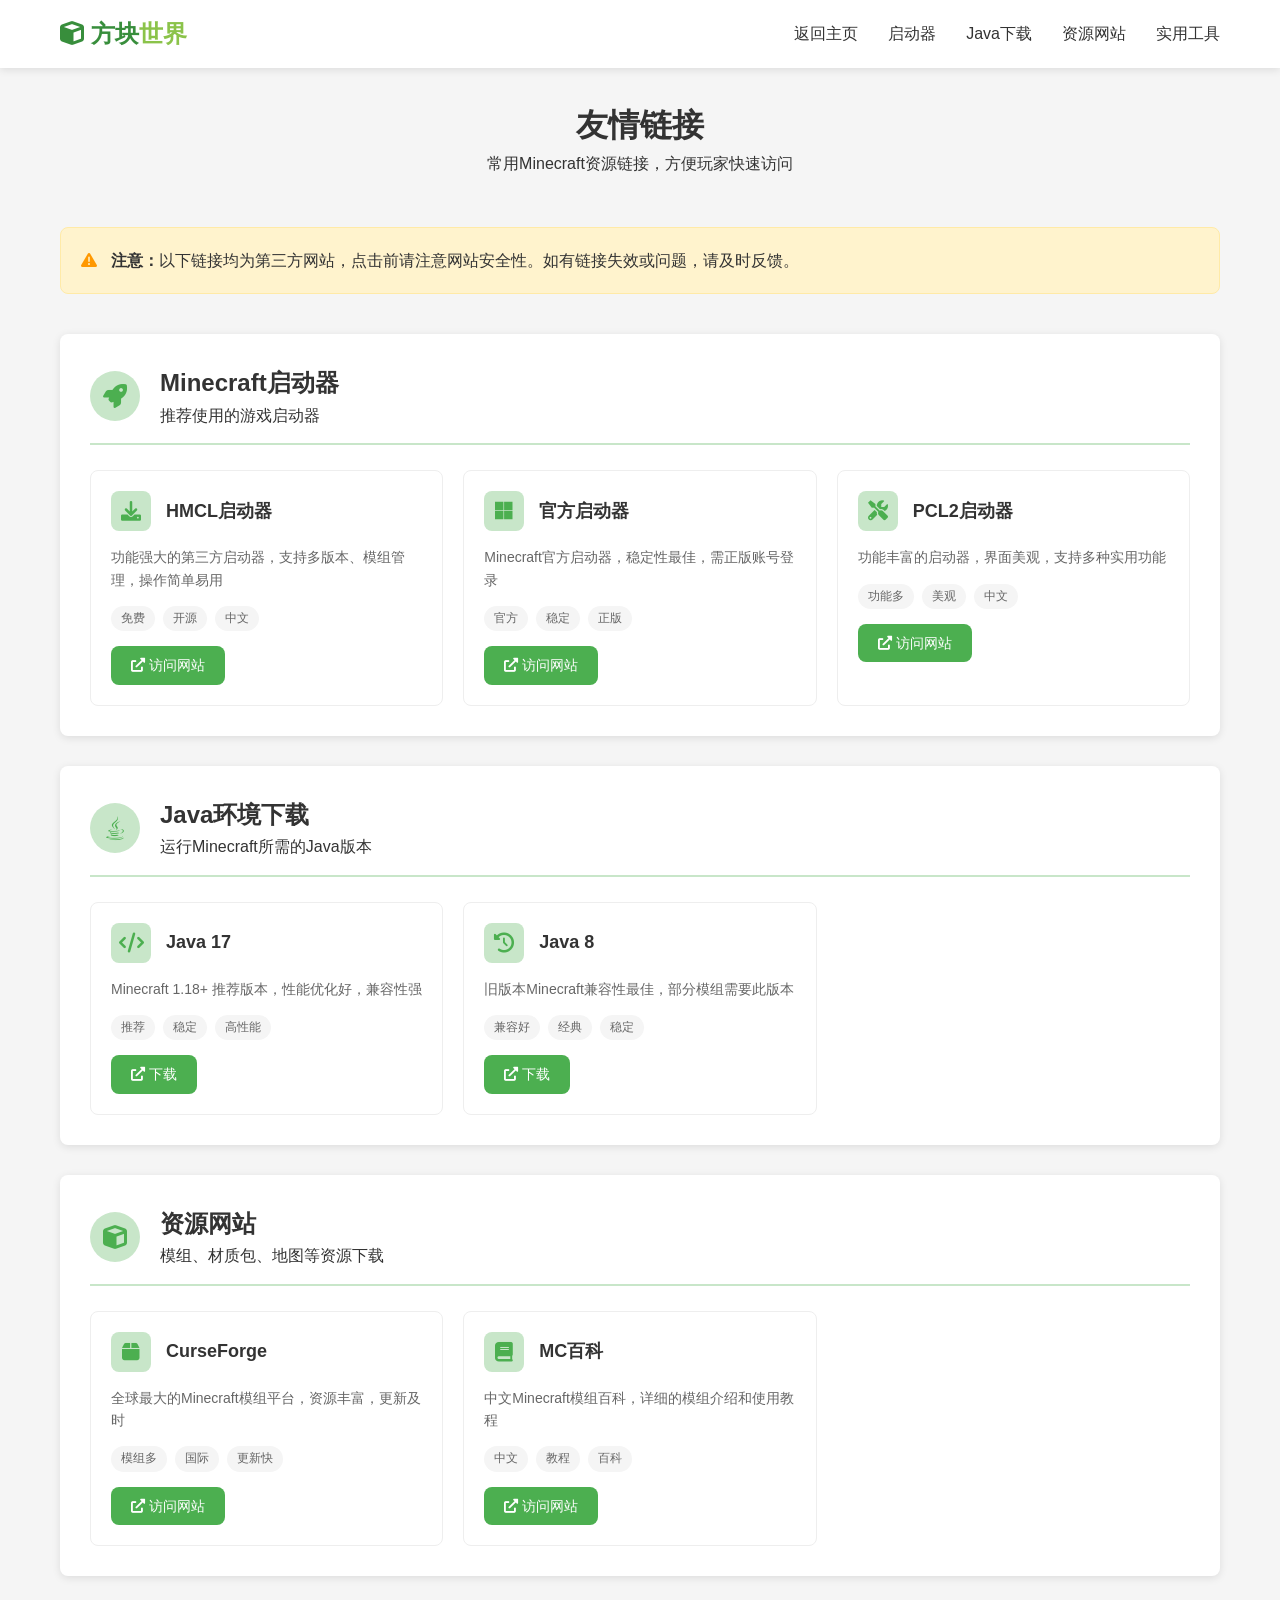
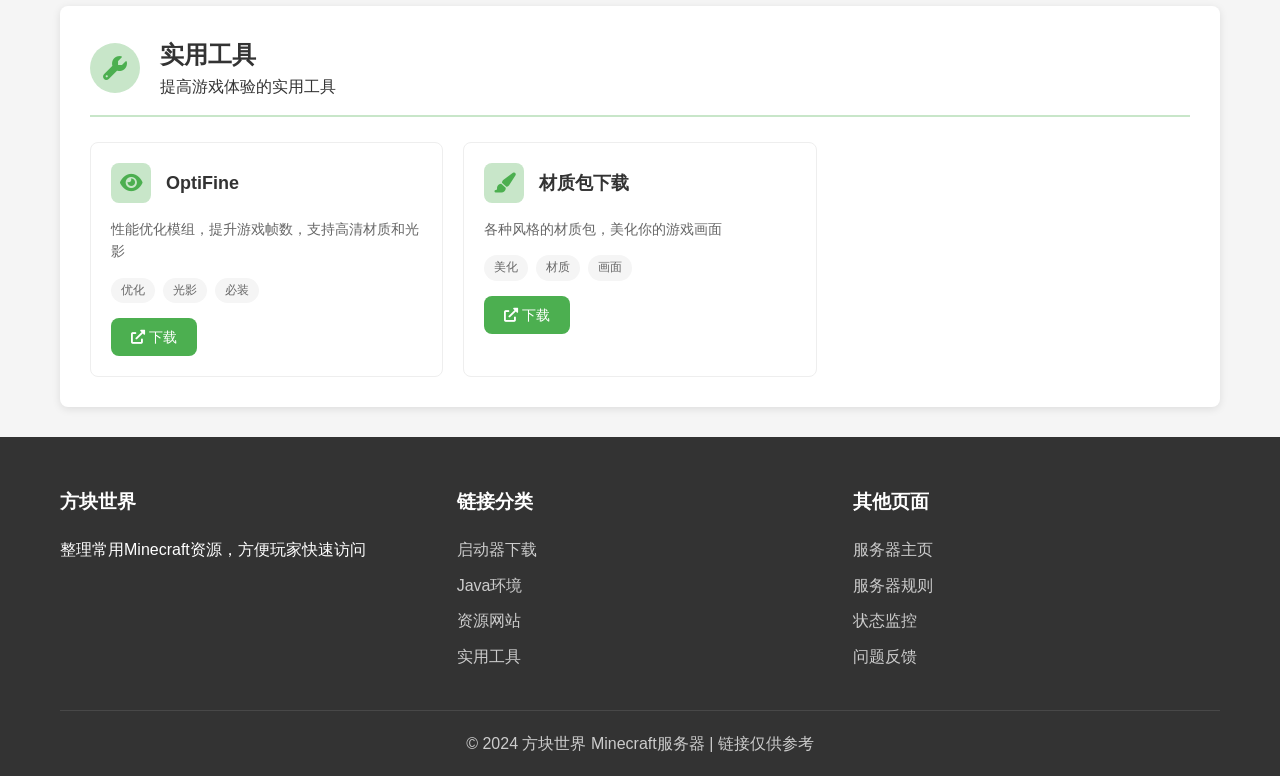
<file: friend-links.html>
<!DOCTYPE html>
<html lang="zh-CN">
<head>
    <meta charset="UTF-8">
    <meta name="viewport" content="width=device-width, initial-scale=1.0">
    <title>友情链接 | 方块世界</title>
    <link rel="stylesheet" href="common.css">
    <link rel="stylesheet" href="https://cdnjs.cloudflare.com/ajax/libs/font-awesome/6.0.0/css/all.min.css">
    <style>
        .links-page {
            padding-top: 100px;
            min-height: 100vh;
            background: var(--bg);
        }
        
        .links-header {
            text-align: center;
            margin-bottom: 50px;
        }
        
        .links-category {
            background: white;
            border-radius: var(--radius);
            padding: 30px;
            margin-bottom: 30px;
            box-shadow: var(--shadow);
        }
        
        .category-title {
            display: flex;
            align-items: center;
            margin-bottom: 25px;
            padding-bottom: 15px;
            border-bottom: 2px solid var(--primary-light);
        }
        
        .category-icon {
            width: 50px;
            height: 50px;
            background: var(--primary-light);
            border-radius: 50%;
            display: flex;
            align-items: center;
            justify-content: center;
            margin-right: 20px;
            color: var(--primary);
            font-size: 24px;
        }
        
        .links-grid {
            display: grid;
            grid-template-columns: repeat(auto-fill, minmax(300px, 1fr));
            gap: 20px;
        }
        
        .link-card {
            border: 1px solid #eee;
            border-radius: var(--radius);
            padding: 20px;
            transition: all 0.3s;
        }
        
        .link-card:hover {
            border-color: var(--primary);
            box-shadow: 0 5px 15px rgba(0,0,0,0.1);
            transform: translateY(-5px);
        }
        
        .link-header {
            display: flex;
            align-items: center;
            margin-bottom: 15px;
        }
        
        .link-icon {
            width: 40px;
            height: 40px;
            background: var(--primary-light);
            border-radius: 8px;
            display: flex;
            align-items: center;
            justify-content: center;
            margin-right: 15px;
            color: var(--primary);
            font-size: 20px;
        }
        
        .link-name {
            font-weight: 600;
            font-size: 18px;
            color: var(--text);
        }
        
        .link-desc {
            color: var(--text-light);
            font-size: 14px;
            line-height: 1.6;
            margin-bottom: 15px;
        }
        
        .link-tags {
            display: flex;
            flex-wrap: wrap;
            gap: 8px;
            margin-bottom: 15px;
        }
        
        .link-tag {
            background: var(--bg);
            padding: 3px 10px;
            border-radius: 15px;
            font-size: 12px;
            color: var(--text-light);
        }
        
        .link-btn {
            display: inline-block;
            background: var(--primary);
            color: white;
            padding: 8px 20px;
            border-radius: var(--radius);
            text-decoration: none;
            font-size: 14px;
            font-weight: 500;
            transition: background 0.3s;
        }
        
        .link-btn:hover {
            background: var(--primary-dark);
        }
        
        .link-warning {
            background: #fff3cd;
            border: 1px solid #ffeaa7;
            border-radius: var(--radius);
            padding: 20px;
            margin: 40px 0;
        }
        
        .warning-icon {
            color: #ff9800;
            margin-right: 10px;
        }
        
        @media (max-width: 768px) {
            .links-grid {
                grid-template-columns: 1fr;
            }
            
            .category-title {
                flex-direction: column;
                text-align: center;
            }
            
            .category-icon {
                margin-right: 0;
                margin-bottom: 15px;
            }
        }
    </style>
</head>
<body>
    <!-- 导航栏 -->
    <header id="main-header">
        <div class="container">
            <nav>
                <a href="index.html" class="logo">
                    <i class="fas fa-cube"></i> 方块<span>世界</span>
                </a>
                <ul class="nav-links" id="navLinks">
                    <li><a href="index.html">返回主页</a></li>
                    <li><a href="#launchers">启动器</a></li>
                    <li><a href="#java">Java下载</a></li>
                    <li><a href="#resources">资源网站</a></li>
                    <li><a href="#tools">实用工具</a></li>
                </ul>
                <div class="mobile-menu" id="mobileMenu">
                    <i class="fas fa-bars"></i>
                </div>
            </nav>
        </div>
    </header>

    <main class="links-page">
        <div class="container">
            <!-- 页面标题 -->
            <div class="links-header">
                <h1>友情链接</h1>
                <p>常用Minecraft资源链接，方便玩家快速访问</p>
            </div>

            <!-- 外部链接警告 -->
            <div class="link-warning">
                <p>
                    <i class="fas fa-exclamation-triangle warning-icon"></i>
                    <strong>注意：</strong>以下链接均为第三方网站，点击前请注意网站安全性。如有链接失效或问题，请及时反馈。
                </p>
            </div>

            <!-- 启动器下载 -->
            <section id="launchers" class="links-category">
                <div class="category-title">
                    <div class="category-icon">
                        <i class="fas fa-rocket"></i>
                    </div>
                    <div>
                        <h2>Minecraft启动器</h2>
                        <p>推荐使用的游戏启动器</p>
                    </div>
                </div>
                
                <div class="links-grid">
                    <div class="link-card">
                        <div class="link-header">
                            <div class="link-icon">
                                <i class="fas fa-download"></i>
                            </div>
                            <div class="link-name">HMCL启动器</div>
                        </div>
                        <div class="link-desc">
                            功能强大的第三方启动器，支持多版本、模组管理，操作简单易用
                        </div>
                        <div class="link-tags">
                            <span class="link-tag">免费</span>
                            <span class="link-tag">开源</span>
                            <span class="link-tag">中文</span>
                        </div>
                        <a href="https://hmcl.huangyuhui.net/" target="_blank" class="link-btn" onclick="trackLink('hmcl')">
                            <i class="fas fa-external-link-alt"></i> 访问网站
                        </a>
                    </div>
                    
                    <div class="link-card">
                        <div class="link-header">
                            <div class="link-icon">
                                <i class="fab fa-microsoft"></i>
                            </div>
                            <div class="link-name">官方启动器</div>
                        </div>
                        <div class="link-desc">
                            Minecraft官方启动器，稳定性最佳，需正版账号登录
                        </div>
                        <div class="link-tags">
                            <span class="link-tag">官方</span>
                            <span class="link-tag">稳定</span>
                            <span class="link-tag">正版</span>
                        </div>
                        <a href="https://www.minecraft.net/zh-hans" target="_blank" class="link-btn" onclick="trackLink('official')">
                            <i class="fas fa-external-link-alt"></i> 访问网站
                        </a>
                    </div>
                    
                    <div class="link-card">
                        <div class="link-header">
                            <div class="link-icon">
                                <i class="fas fa-tools"></i>
                            </div>
                            <div class="link-name">PCL2启动器</div>
                        </div>
                        <div class="link-desc">
                            功能丰富的启动器，界面美观，支持多种实用功能
                        </div>
                        <div class="link-tags">
                            <span class="link-tag">功能多</span>
                            <span class="link-tag">美观</span>
                            <span class="link-tag">中文</span>
                        </div>
                        <a href="https://github.com/Meloong-Git/PCL" target="_blank" class="link-btn" onclick="trackLink('pcl2')">
                            <i class="fas fa-external-link-alt"></i> 访问网站
                        </a>
                    </div>
                </div>
            </section>

            <!-- Java下载 -->
            <section id="java" class="links-category">
                <div class="category-title">
                    <div class="category-icon">
                        <i class="fab fa-java"></i>
                    </div>
                    <div>
                        <h2>Java环境下载</h2>
                        <p>运行Minecraft所需的Java版本</p>
                    </div>
                </div>
                
                <div class="links-grid">
                    <div class="link-card">
                        <div class="link-header">
                            <div class="link-icon">
                                <i class="fas fa-code"></i>
                            </div>
                            <div class="link-name">Java 17</div>
                        </div>
                        <div class="link-desc">
                            Minecraft 1.18+ 推荐版本，性能优化好，兼容性强
                        </div>
                        <div class="link-tags">
                            <span class="link-tag">推荐</span>
                            <span class="link-tag">稳定</span>
                            <span class="link-tag">高性能</span>
                        </div>
                        <a href="https://adoptium.net/zh-CN/temurin/releases/?version=17" target="_blank" class="link-btn" onclick="trackLink('java17')">
                            <i class="fas fa-external-link-alt"></i> 下载
                        </a>
                    </div>
                    
                    <div class="link-card">
                        <div class="link-header">
                            <div class="link-icon">
                                <i class="fas fa-history"></i>
                            </div>
                            <div class="link-name">Java 8</div>
                        </div>
                        <div class="link-desc">
                            旧版本Minecraft兼容性最佳，部分模组需要此版本
                        </div>
                        <div class="link-tags">
                            <span class="link-tag">兼容好</span>
                            <span class="link-tag">经典</span>
                            <span class="link-tag">稳定</span>
                        </div>
                        <a href="https://adoptium.net/zh-CN/temurin/releases/?version=8" target="_blank" class="link-btn" onclick="trackLink('java8')">
                            <i class="fas fa-external-link-alt"></i> 下载
                        </a>
                    </div>
                </div>
            </section>

            <!-- 资源网站 -->
            <section id="resources" class="links-category">
                <div class="category-title">
                    <div class="category-icon">
                        <i class="fas fa-cube"></i>
                    </div>
                    <div>
                        <h2>资源网站</h2>
                        <p>模组、材质包、地图等资源下载</p>
                    </div>
                </div>
                
                <div class="links-grid">
                    <div class="link-card">
                        <div class="link-header">
                            <div class="link-icon">
                                <i class="fas fa-box"></i>
                            </div>
                            <div class="link-name">CurseForge</div>
                        </div>
                        <div class="link-desc">
                            全球最大的Minecraft模组平台，资源丰富，更新及时
                        </div>
                        <div class="link-tags">
                            <span class="link-tag">模组多</span>
                            <span class="link-tag">国际</span>
                            <span class="link-tag">更新快</span>
                        </div>
                        <a href="https://www.curseforge.com/minecraft/mc-mods" target="_blank" class="link-btn" onclick="trackLink('curseforge')">
                            <i class="fas fa-external-link-alt"></i> 访问网站
                        </a>
                    </div>
                    
                    <div class="link-card">
                        <div class="link-header">
                            <div class="link-icon">
                                <i class="fas fa-book"></i>
                            </div>
                            <div class="link-name">MC百科</div>
                        </div>
                        <div class="link-desc">
                            中文Minecraft模组百科，详细的模组介绍和使用教程
                        </div>
                        <div class="link-tags">
                            <span class="link-tag">中文</span>
                            <span class="link-tag">教程</span>
                            <span class="link-tag">百科</span>
                        </div>
                        <a href="https://www.mcmod.cn/" target="_blank" class="link-btn" onclick="trackLink('mcmod')">
                            <i class="fas fa-external-link-alt"></i> 访问网站
                        </a>
                    </div>
                </div>
            </section>

            <!-- 实用工具 -->
            <section id="tools" class="links-category">
                <div class="category-title">
                    <div class="category-icon">
                        <i class="fas fa-wrench"></i>
                    </div>
                    <div>
                        <h2>实用工具</h2>
                        <p>提高游戏体验的实用工具</p>
                    </div>
                </div>
                
                <div class="links-grid">
                    <div class="link-card">
                        <div class="link-header">
                            <div class="link-icon">
                                <i class="fas fa-eye"></i>
                            </div>
                            <div class="link-name">OptiFine</div>
                        </div>
                        <div class="link-desc">
                            性能优化模组，提升游戏帧数，支持高清材质和光影
                        </div>
                        <div class="link-tags">
                            <span class="link-tag">优化</span>
                            <span class="link-tag">光影</span>
                            <span class="link-tag">必装</span>
                        </div>
                        <a href="https://optifine.net/home" target="_blank" class="link-btn" onclick="trackLink('optifine')">
                            <i class="fas fa-external-link-alt"></i> 下载
                        </a>
                    </div>
                    
                    <div class="link-card">
                        <div class="link-header">
                            <div class="link-icon">
                                <i class="fas fa-paint-brush"></i>
                            </div>
                            <div class="link-name">材质包下载</div>
                        </div>
                        <div class="link-desc">
                            各种风格的材质包，美化你的游戏画面
                        </div>
                        <div class="link-tags">
                            <span class="link-tag">美化</span>
                            <span class="link-tag">材质</span>
                            <span class="link-tag">画面</span>
                        </div>
                        <a href="https://www.curseforge.com/minecraft/texture-packs" target="_blank" class="link-btn" onclick="trackLink('textures')">
                            <i class="fas fa-external-link-alt"></i> 下载
                        </a>
                    </div>
                </div>
            </section>
        </div>
    </main>

    <!-- 页脚 -->
    <footer>
        <div class="container">
            <div class="footer-content">
                <div class="footer-column">
                    <h3>方块世界</h3>
                    <p>整理常用Minecraft资源，方便玩家快速访问</p>
                </div>
                <div class="footer-column">
                    <h3>链接分类</h3>
                    <ul class="footer-links">
                        <li><a href="#launchers">启动器下载</a></li>
                        <li><a href="#java">Java环境</a></li>
                        <li><a href="#resources">资源网站</a></li>
                        <li><a href="#tools">实用工具</a></li>
                    </ul>
                </div>
                <div class="footer-column">
                    <h3>其他页面</h3>
                    <ul class="footer-links">
                        <li><a href="index.html">服务器主页</a></li>
                        <li><a href="rules.html">服务器规则</a></li>
                        <li><a href="server-status.html">状态监控</a></li>
                        <li><a href="github-issue.html">问题反馈</a></li>
                    </ul>
                </div>
            </div>
            <div class="copyright">
                <p>&copy; 2024 方块世界 Minecraft服务器 | 链接仅供参考</p>
            </div>
        </div>
    </footer>

    <script>
        // 移动端菜单
        document.getElementById('mobileMenu').addEventListener('click', function() {
            document.getElementById('navLinks').classList.toggle('active');
        });
        
        // 链接点击跟踪
        function trackLink(linkName) {
            // 这里可以添加链接点击统计
            console.log('链接点击:', linkName);
            
            // 外部链接警告
            if (confirm('即将跳转到第三方网站，请注意网站安全性。\n\n是否继续访问？')) {
                return true;
            }
            return false;
        }
        
        // 拦截所有外部链接
        document.querySelectorAll('a[target="_blank"]').forEach(link => {
            link.addEventListener('click', function(e) {
                // 排除我们自己的域名
                if (!this.href.includes('zzy10.top')) {
                    if (!trackLink(this.href)) {
                        e.preventDefault();
                    }
                }
            });
        });
    </script>
</body>
</html>
</file>
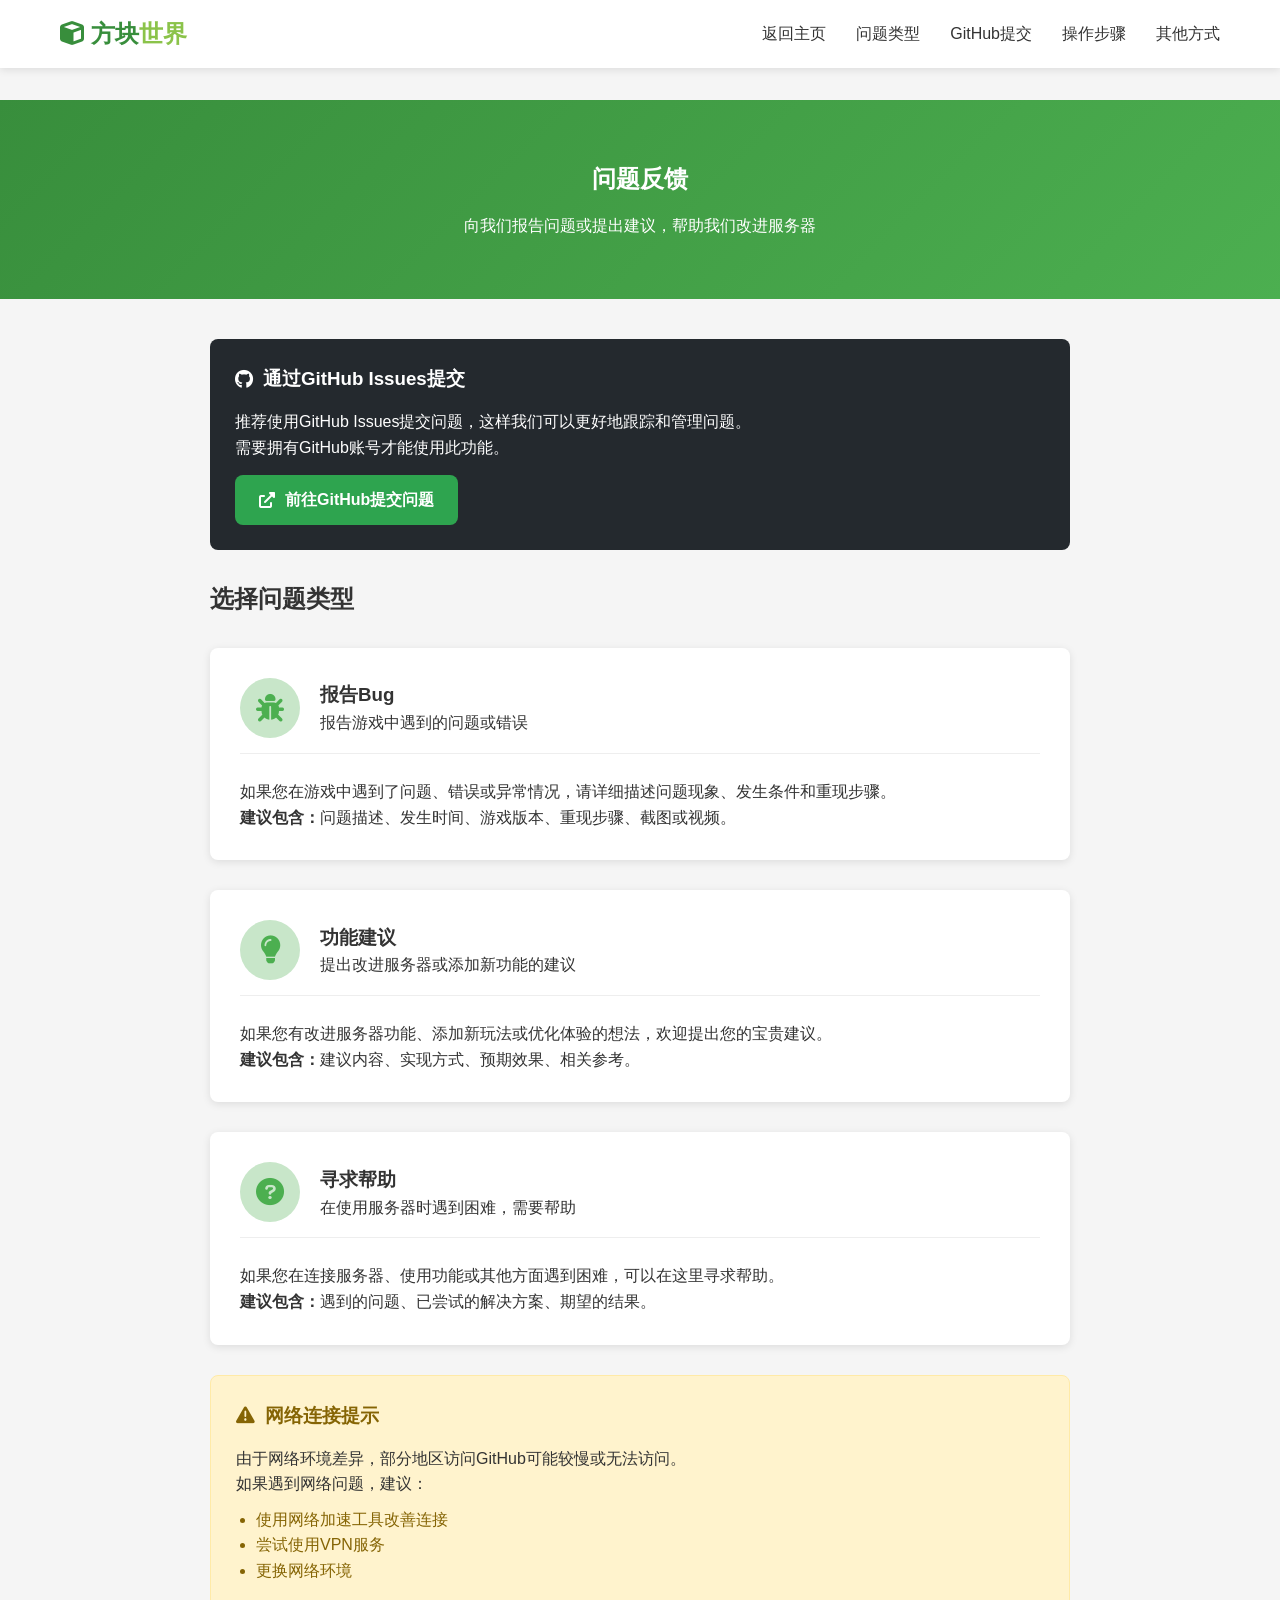
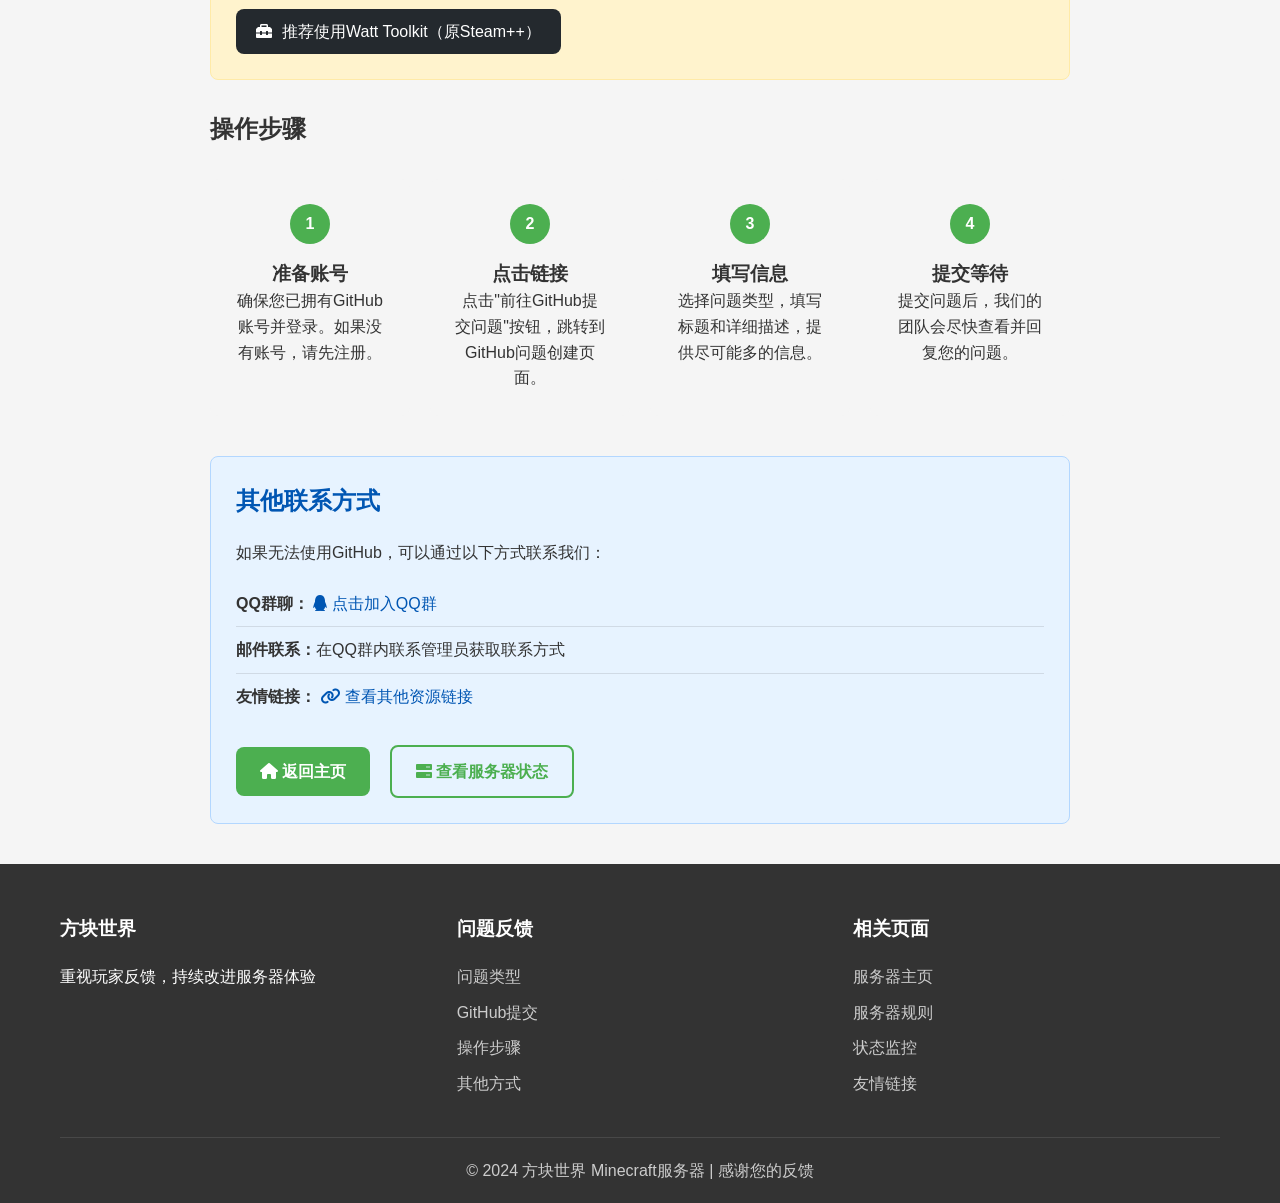
<file: github-issue.html>
<!DOCTYPE html>
<html lang="zh-CN">
<head>
    <meta charset="UTF-8">
    <meta name="viewport" content="width=device-width, initial-scale=1.0">
    <title>问题反馈 | 方块世界</title>
    <link rel="stylesheet" href="common.css">
    <link rel="stylesheet" href="https://cdnjs.cloudflare.com/ajax/libs/font-awesome/6.0.0/css/all.min.css">
    <style>
        .issue-page {
            padding-top: 100px;
            min-height: 100vh;
            background: var(--bg);
        }
        
        .issue-header {
            background: linear-gradient(135deg, var(--primary-dark), var(--primary));
            color: white;
            padding: 60px 0;
            text-align: center;
            margin-bottom: 40px;
        }
        
        .issue-header h1 {
            color: white;
            margin-bottom: 15px;
        }
        
        .issue-container {
            max-width: 900px;
            margin: 0 auto;
            padding: 0 20px;
        }
        
        .issue-card {
            background: white;
            border-radius: var(--radius);
            padding: 30px;
            margin-bottom: 30px;
            box-shadow: var(--shadow);
        }
        
        .issue-type {
            display: flex;
            align-items: center;
            margin-bottom: 25px;
            padding-bottom: 15px;
            border-bottom: 1px solid #eee;
        }
        
        .type-icon {
            width: 60px;
            height: 60px;
            background: var(--primary-light);
            border-radius: 50%;
            display: flex;
            align-items: center;
            justify-content: center;
            margin-right: 20px;
            color: var(--primary);
            font-size: 28px;
        }
        
        .github-info {
            background: #24292e;
            color: white;
            border-radius: var(--radius);
            padding: 25px;
            margin: 30px 0;
        }
        
        .github-info h3 {
            color: white;
            margin-bottom: 15px;
            display: flex;
            align-items: center;
            gap: 10px;
        }
        
        .github-btn {
            display: inline-flex;
            align-items: center;
            gap: 10px;
            background: #2ea44f;
            color: white;
            padding: 12px 24px;
            border-radius: var(--radius);
            text-decoration: none;
            font-weight: 600;
            margin-top: 15px;
            transition: background 0.3s;
        }
        
        .github-btn:hover {
            background: #2c974b;
        }
        
        .network-tips {
            background: #fff3cd;
            border: 1px solid #ffeaa7;
            border-radius: var(--radius);
            padding: 25px;
            margin: 30px 0;
        }
        
        .network-tips h3 {
            color: #856404;
            margin-bottom: 15px;
            display: flex;
            align-items: center;
            gap: 10px;
        }
        
        .tool-link {
            display: inline-flex;
            align-items: center;
            gap: 10px;
            background: #24292e;
            color: white;
            padding: 10px 20px;
            border-radius: var(--radius);
            text-decoration: none;
            margin-top: 10px;
        }
        
        .tool-link:hover {
            background: #2d333b;
        }
        
        .steps-guide {
            display: grid;
            grid-template-columns: repeat(auto-fit, minmax(200px, 1fr));
            gap: 20px;
            margin-top: 30px;
        }
        
        .step-card {
            background: var(--bg);
            border-radius: var(--radius);
            padding: 25px;
            text-align: center;
        }
        
        .step-number {
            width: 40px;
            height: 40px;
            background: var(--primary);
            color: white;
            border-radius: 50%;
            display: flex;
            align-items: center;
            justify-content: center;
            margin: 0 auto 15px;
            font-weight: 700;
        }
        
        .alternative-options {
            background: #e7f3ff;
            border: 1px solid #b3d7ff;
            border-radius: var(--radius);
            padding: 25px;
            margin: 40px 0;
        }
        
        .option-list {
            list-style: none;
            margin-top: 15px;
        }
        
        .option-list li {
            padding: 10px 0;
            border-bottom: 1px solid rgba(0,0,0,0.1);
        }
        
        .option-list li:last-child {
            border-bottom: none;
        }
        
        @media (max-width: 768px) {
            .steps-guide {
                grid-template-columns: 1fr;
            }
            
            .issue-type {
                flex-direction: column;
                text-align: center;
            }
            
            .type-icon {
                margin-right: 0;
                margin-bottom: 15px;
            }
        }
    </style>
</head>
<body>
    <!-- 导航栏 -->
    <header id="main-header">
        <div class="container">
            <nav>
                <a href="index.html" class="logo">
                    <i class="fas fa-cube"></i> 方块<span>世界</span>
                </a>
                <ul class="nav-links" id="navLinks">
                    <li><a href="index.html">返回主页</a></li>
                    <li><a href="#types">问题类型</a></li>
                    <li><a href="#github">GitHub提交</a></li>
                    <li><a href="#steps">操作步骤</a></li>
                    <li><a href="#alternatives">其他方式</a></li>
                </ul>
                <div class="mobile-menu" id="mobileMenu">
                    <i class="fas fa-bars"></i>
                </div>
            </nav>
        </div>
    </header>

    <main class="issue-page">
        <!-- 页面头部 -->
        <section class="issue-header">
            <div class="container">
                <h1>问题反馈</h1>
                <p>向我们报告问题或提出建议，帮助我们改进服务器</p>
            </div>
        </section>

        <div class="issue-container">
            <!-- GitHub信息 -->
            <section id="github" class="github-info">
                <h3><i class="fab fa-github"></i> 通过GitHub Issues提交</h3>
                <p>推荐使用GitHub Issues提交问题，这样我们可以更好地跟踪和管理问题。</p>
                <p>需要拥有GitHub账号才能使用此功能。</p>
                <a href="https://github.com/Zhuzengyu/zhuzengyu.github.io/issues/new" target="_blank" class="github-btn" onclick="trackGitHubClick()">
                    <i class="fas fa-external-link-alt"></i> 前往GitHub提交问题
                </a>
            </section>

            <!-- 问题类型 -->
            <section id="types">
                <h2 style="margin-bottom: 30px;">选择问题类型</h2>
                
                <div class="issue-card">
                    <div class="issue-type">
                        <div class="type-icon">
                            <i class="fas fa-bug"></i>
                        </div>
                        <div>
                            <h3>报告Bug</h3>
                            <p>报告游戏中遇到的问题或错误</p>
                        </div>
                    </div>
                    <p>如果您在游戏中遇到了问题、错误或异常情况，请详细描述问题现象、发生条件和重现步骤。</p>
                    <p><strong>建议包含：</strong>问题描述、发生时间、游戏版本、重现步骤、截图或视频。</p>
                </div>
                
                <div class="issue-card">
                    <div class="issue-type">
                        <div class="type-icon">
                            <i class="fas fa-lightbulb"></i>
                        </div>
                        <div>
                            <h3>功能建议</h3>
                            <p>提出改进服务器或添加新功能的建议</p>
                        </div>
                    </div>
                    <p>如果您有改进服务器功能、添加新玩法或优化体验的想法，欢迎提出您的宝贵建议。</p>
                    <p><strong>建议包含：</strong>建议内容、实现方式、预期效果、相关参考。</p>
                </div>
                
                <div class="issue-card">
                    <div class="issue-type">
                        <div class="type-icon">
                            <i class="fas fa-question-circle"></i>
                        </div>
                        <div>
                            <h3>寻求帮助</h3>
                            <p>在使用服务器时遇到困难，需要帮助</p>
                        </div>
                    </div>
                    <p>如果您在连接服务器、使用功能或其他方面遇到困难，可以在这里寻求帮助。</p>
                    <p><strong>建议包含：</strong>遇到的问题、已尝试的解决方案、期望的结果。</p>
                </div>
            </section>

            <!-- 网络提示 -->
            <section class="network-tips">
                <h3><i class="fas fa-exclamation-triangle"></i> 网络连接提示</h3>
                <p>由于网络环境差异，部分地区访问GitHub可能较慢或无法访问。</p>
                <p>如果遇到网络问题，建议：</p>
                <ul style="margin: 10px 0 15px 20px; color: #856404;">
                    <li>使用网络加速工具改善连接</li>
                    <li>尝试使用VPN服务</li>
                    <li>更换网络环境</li>
                </ul>
                <a href="https://steampp.net/" target="_blank" class="tool-link">
                    <i class="fas fa-toolbox"></i> 推荐使用Watt Toolkit（原Steam++）
                </a>
            </section>

            <!-- 操作步骤 -->
            <section id="steps">
                <h2 style="margin-bottom: 30px;">操作步骤</h2>
                <div class="steps-guide">
                    <div class="step-card">
                        <div class="step-number">1</div>
                        <h3>准备账号</h3>
                        <p>确保您已拥有GitHub账号并登录。如果没有账号，请先注册。</p>
                    </div>
                    
                    <div class="step-card">
                        <div class="step-number">2</div>
                        <h3>点击链接</h3>
                        <p>点击"前往GitHub提交问题"按钮，跳转到GitHub问题创建页面。</p>
                    </div>
                    
                    <div class="step-card">
                        <div class="step-number">3</div>
                        <h3>填写信息</h3>
                        <p>选择问题类型，填写标题和详细描述，提供尽可能多的信息。</p>
                    </div>
                    
                    <div class="step-card">
                        <div class="step-number">4</div>
                        <h3>提交等待</h3>
                        <p>提交问题后，我们的团队会尽快查看并回复您的问题。</p>
                    </div>
                </div>
            </section>

            <!-- 其他联系方式 -->
            <section id="alternatives" class="alternative-options">
                <h2 style="margin-bottom: 20px; color: #0056b3;">其他联系方式</h2>
                <p>如果无法使用GitHub，可以通过以下方式联系我们：</p>
                
                <ul class="option-list">
                    <li>
                        <strong>QQ群聊：</strong>
                        <a href="https://qm.qq.com/q/v6iNne2pyM" target="_blank" style="color: #0056b3; text-decoration: none;">
                            <i class="fab fa-qq"></i> 点击加入QQ群
                        </a>
                    </li>
                    <li>
                        <strong>邮件联系：</strong>在QQ群内联系管理员获取联系方式
                    </li>
                    <li>
                        <strong>友情链接：</strong>
                        <a href="friend-links.html" style="color: #0056b3; text-decoration: none;">
                            <i class="fas fa-link"></i> 查看其他资源链接
                        </a>
                    </li>
                </ul>
                
                <div style="margin-top: 25px;">
                    <a href="index.html" class="btn">
                        <i class="fas fa-home"></i> 返回主页
                    </a>
                    <a href="server-status.html" class="btn btn-secondary" style="margin-left: 15px;">
                        <i class="fas fa-server"></i> 查看服务器状态
                    </a>
                </div>
            </section>
        </div>
    </main>

    <!-- 页脚 -->
    <footer>
        <div class="container">
            <div class="footer-content">
                <div class="footer-column">
                    <h3>方块世界</h3>
                    <p>重视玩家反馈，持续改进服务器体验</p>
                </div>
                <div class="footer-column">
                    <h3>问题反馈</h3>
                    <ul class="footer-links">
                        <li><a href="#types">问题类型</a></li>
                        <li><a href="#github">GitHub提交</a></li>
                        <li><a href="#steps">操作步骤</a></li>
                        <li><a href="#alternatives">其他方式</a></li>
                    </ul>
                </div>
                <div class="footer-column">
                    <h3>相关页面</h3>
                    <ul class="footer-links">
                        <li><a href="index.html">服务器主页</a></li>
                        <li><a href="rules.html">服务器规则</a></li>
                        <li><a href="server-status.html">状态监控</a></li>
                        <li><a href="friend-links.html">友情链接</a></li>
                    </ul>
                </div>
            </div>
            <div class="copyright">
                <p>&copy; 2024 方块世界 Minecraft服务器 | 感谢您的反馈</p>
            </div>
        </div>
    </footer>

    <script>
        // 移动端菜单
        document.getElementById('mobileMenu').addEventListener('click', function() {
            document.getElementById('navLinks').classList.toggle('active');
        });
        
        // GitHub点击跟踪
        function trackGitHubClick() {
            if (confirm('即将跳转到GitHub网站提交问题。请确保您已登录GitHub账号。\n\n继续访问GitHub？')) {
                // 这里可以添加点击统计
                console.log('GitHub链接被点击');
                return true;
            }
            return false;
        }
        
        // 拦截GitHub链接
        document.querySelectorAll('a[href*="github.com"]').forEach(link => {
            link.addEventListener('click', function(e) {
                if (!trackGitHubClick()) {
                    e.preventDefault();
                }
            });
        });
    </script>
</body>
</html>
</file>
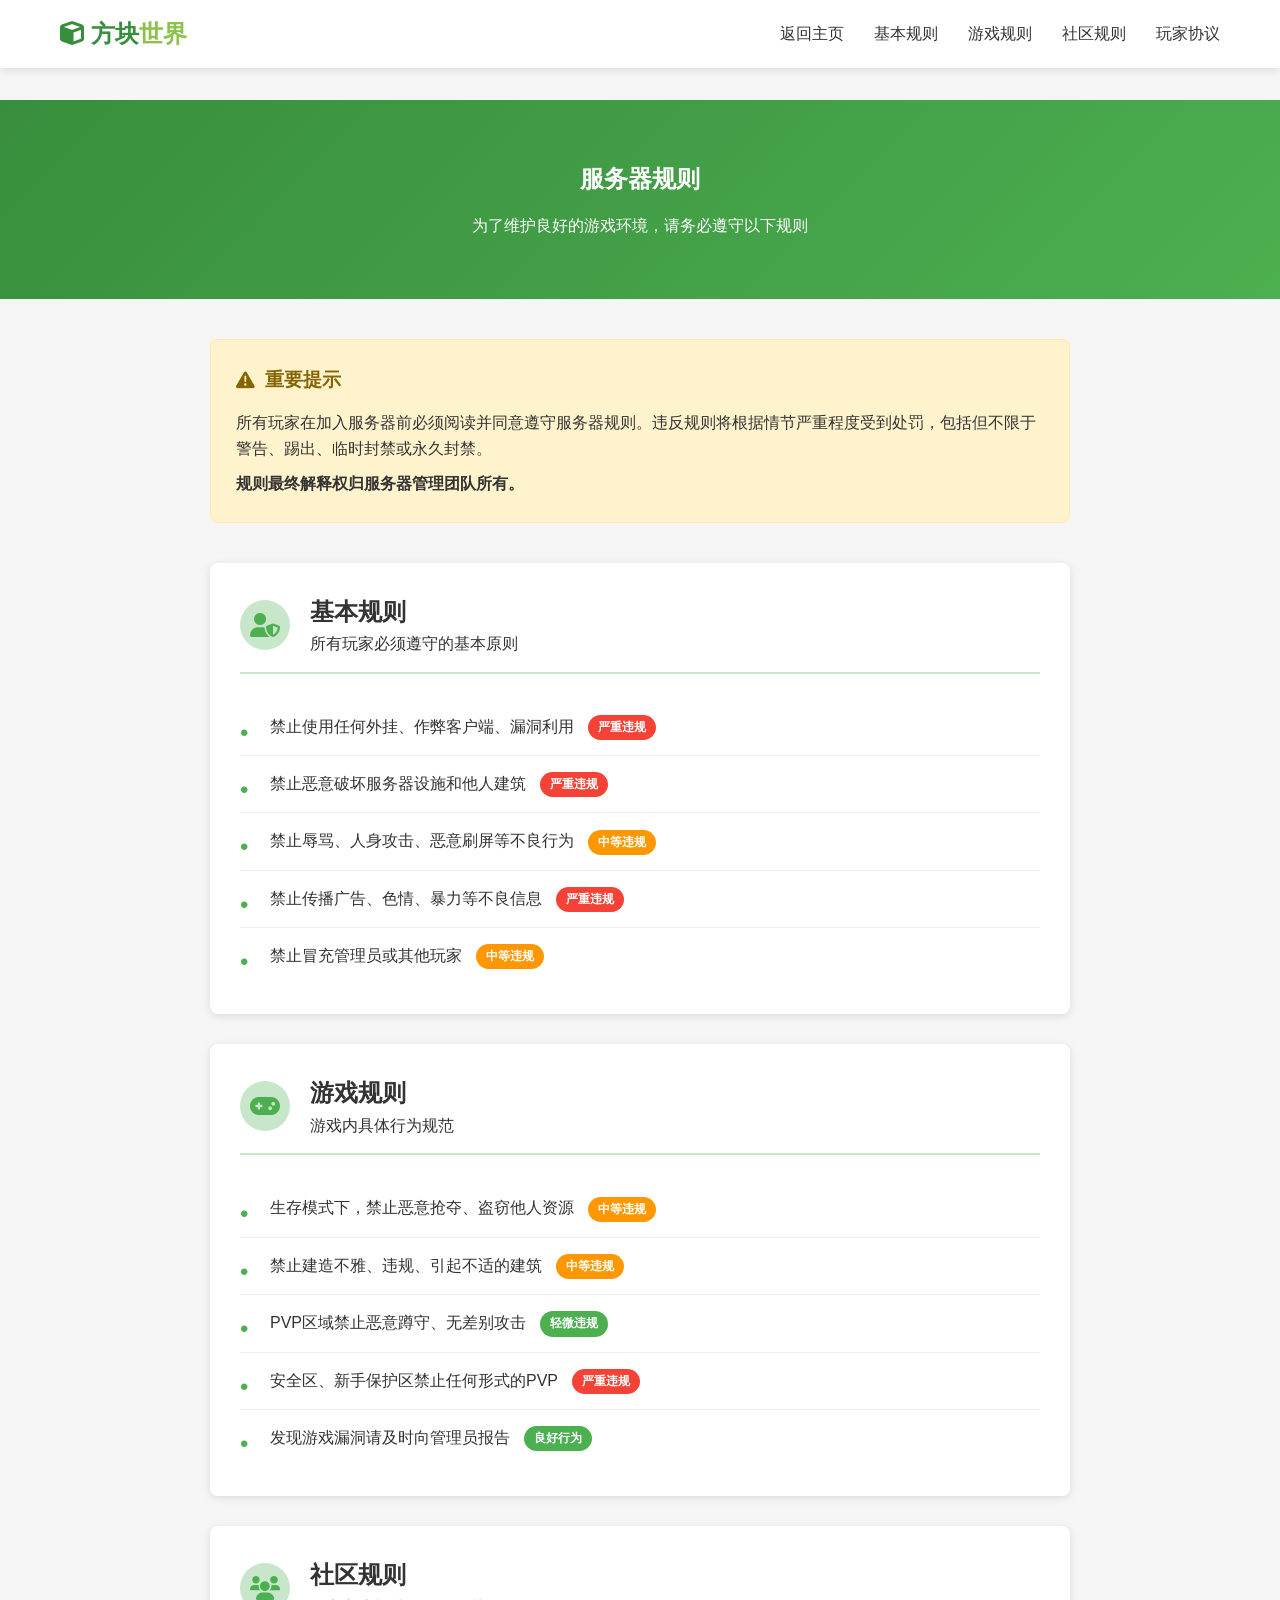
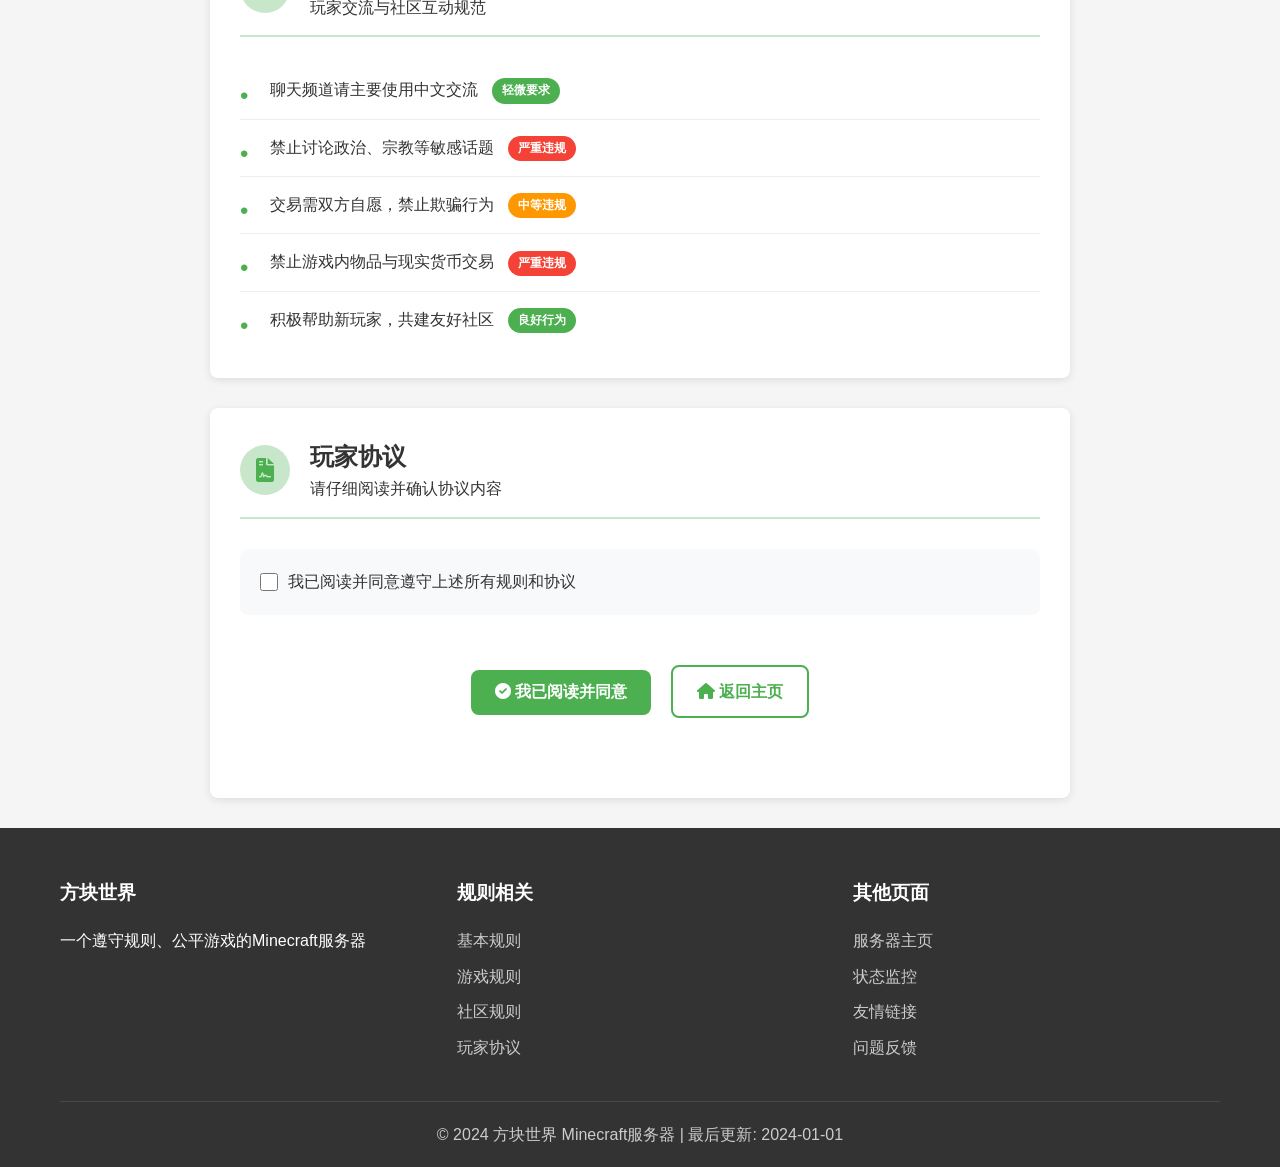
<file: rules.html>
<!DOCTYPE html>
<html lang="zh-CN">
<head>
    <meta charset="UTF-8">
    <meta name="viewport" content="width=device-width, initial-scale=1.0">
    <title>服务器规则 | 方块世界</title>
    <link rel="stylesheet" href="common.css">
    <link rel="stylesheet" href="https://cdnjs.cloudflare.com/ajax/libs/font-awesome/6.0.0/css/all.min.css">
    <style>
        .rules-page {
            padding-top: 100px;
            min-height: 100vh;
            background: var(--bg);
        }
        
        .rules-header {
            background: linear-gradient(135deg, var(--primary-dark), var(--primary));
            color: white;
            padding: 60px 0;
            text-align: center;
            margin-bottom: 40px;
        }
        
        .rules-header h1 {
            color: white;
            margin-bottom: 15px;
        }
        
        .rules-container {
            max-width: 900px;
            margin: 0 auto;
            padding: 0 20px;
        }
        
        .rules-category {
            background: white;
            border-radius: var(--radius);
            padding: 30px;
            margin-bottom: 30px;
            box-shadow: var(--shadow);
        }
        
        .category-header {
            display: flex;
            align-items: center;
            margin-bottom: 25px;
            padding-bottom: 15px;
            border-bottom: 2px solid var(--primary-light);
        }
        
        .category-icon {
            width: 50px;
            height: 50px;
            background: var(--primary-light);
            border-radius: 50%;
            display: flex;
            align-items: center;
            justify-content: center;
            margin-right: 20px;
            color: var(--primary);
            font-size: 24px;
        }
        
        .rules-list {
            list-style: none;
        }
        
        .rule-item {
            padding: 15px 0;
            border-bottom: 1px solid #eee;
            position: relative;
            padding-left: 30px;
        }
        
        .rule-item:last-child {
            border-bottom: none;
        }
        
        .rule-item::before {
            content: '•';
            color: var(--primary);
            font-size: 24px;
            position: absolute;
            left: 0;
            top: 15px;
        }
        
        .rule-severity {
            display: inline-block;
            padding: 3px 10px;
            border-radius: 15px;
            font-size: 12px;
            font-weight: 600;
            margin-left: 10px;
            vertical-align: middle;
        }
        
        .severity-high {
            background: #f44336;
            color: white;
        }
        
        .severity-medium {
            background: #ff9800;
            color: white;
        }
        
        .severity-low {
            background: #4CAF50;
            color: white;
        }
        
        .important-notice {
            background: #fff3cd;
            border: 1px solid #ffeaa7;
            border-radius: var(--radius);
            padding: 25px;
            margin: 40px 0;
        }
        
        .important-notice h3 {
            color: #856404;
            margin-bottom: 15px;
            display: flex;
            align-items: center;
            gap: 10px;
        }
        
        .rules-actions {
            text-align: center;
            margin: 50px 0;
        }
        
        .agreement-check {
            margin: 30px 0;
            padding: 20px;
            background: #f8f9fa;
            border-radius: var(--radius);
        }
        
        .check-label {
            display: flex;
            align-items: center;
            gap: 10px;
            cursor: pointer;
        }
        
        .check-label input[type="checkbox"] {
            width: 18px;
            height: 18px;
        }
        
        @media (max-width: 768px) {
            .rules-category {
                padding: 20px;
            }
            
            .category-header {
                flex-direction: column;
                text-align: center;
            }
            
            .category-icon {
                margin-right: 0;
                margin-bottom: 15px;
            }
            
            .rule-item {
                padding-left: 25px;
            }
        }
    </style>
</head>
<body>
    <!-- 导航栏 -->
    <header id="main-header">
        <div class="container">
            <nav>
                <a href="index.html" class="logo">
                    <i class="fas fa-cube"></i> 方块<span>世界</span>
                </a>
                <ul class="nav-links" id="navLinks">
                    <li><a href="index.html">返回主页</a></li>
                    <li><a href="#general">基本规则</a></li>
                    <li><a href="#gameplay">游戏规则</a></li>
                    <li><a href="#community">社区规则</a></li>
                    <li><a href="#agreement">玩家协议</a></li>
                </ul>
                <div class="mobile-menu" id="mobileMenu">
                    <i class="fas fa-bars"></i>
                </div>
            </nav>
        </div>
    </header>

    <main class="rules-page">
        <!-- 规则头部 -->
        <section class="rules-header">
            <div class="container">
                <h1>服务器规则</h1>
                <p>为了维护良好的游戏环境，请务必遵守以下规则</p>
            </div>
        </section>

        <div class="rules-container">
            <!-- 重要提示 -->
            <div class="important-notice">
                <h3><i class="fas fa-exclamation-triangle"></i> 重要提示</h3>
                <p>所有玩家在加入服务器前必须阅读并同意遵守服务器规则。违反规则将根据情节严重程度受到处罚，包括但不限于警告、踢出、临时封禁或永久封禁。</p>
                <p style="margin-top: 10px; font-weight: 600;">规则最终解释权归服务器管理团队所有。</p>
            </div>

            <!-- 基本规则 -->
            <section id="general" class="rules-category">
                <div class="category-header">
                    <div class="category-icon">
                        <i class="fas fa-user-shield"></i>
                    </div>
                    <div>
                        <h2>基本规则</h2>
                        <p>所有玩家必须遵守的基本原则</p>
                    </div>
                </div>
                
                <ul class="rules-list">
                    <li class="rule-item">
                        禁止使用任何外挂、作弊客户端、漏洞利用
                        <span class="rule-severity severity-high">严重违规</span>
                    </li>
                    <li class="rule-item">
                        禁止恶意破坏服务器设施和他人建筑
                        <span class="rule-severity severity-high">严重违规</span>
                    </li>
                    <li class="rule-item">
                        禁止辱骂、人身攻击、恶意刷屏等不良行为
                        <span class="rule-severity severity-medium">中等违规</span>
                    </li>
                    <li class="rule-item">
                        禁止传播广告、色情、暴力等不良信息
                        <span class="rule-severity severity-high">严重违规</span>
                    </li>
                    <li class="rule-item">
                        禁止冒充管理员或其他玩家
                        <span class="rule-severity severity-medium">中等违规</span>
                    </li>
                </ul>
            </section>

            <!-- 游戏规则 -->
            <section id="gameplay" class="rules-category">
                <div class="category-header">
                    <div class="category-icon">
                        <i class="fas fa-gamepad"></i>
                    </div>
                    <div>
                        <h2>游戏规则</h2>
                        <p>游戏内具体行为规范</p>
                    </div>
                </div>
                
                <ul class="rules-list">
                    <li class="rule-item">
                        生存模式下，禁止恶意抢夺、盗窃他人资源
                        <span class="rule-severity severity-medium">中等违规</span>
                    </li>
                    <li class="rule-item">
                        禁止建造不雅、违规、引起不适的建筑
                        <span class="rule-severity severity-medium">中等违规</span>
                    </li>
                    <li class="rule-item">
                        PVP区域禁止恶意蹲守、无差别攻击
                        <span class="rule-severity severity-low">轻微违规</span>
                    </li>
                    <li class="rule-item">
                        安全区、新手保护区禁止任何形式的PVP
                        <span class="rule-severity severity-high">严重违规</span>
                    </li>
                    <li class="rule-item">
                        发现游戏漏洞请及时向管理员报告
                        <span class="rule-severity severity-low">良好行为</span>
                    </li>
                </ul>
            </section>

            <!-- 社区规则 -->
            <section id="community" class="rules-category">
                <div class="category-header">
                    <div class="category-icon">
                        <i class="fas fa-users"></i>
                    </div>
                    <div>
                        <h2>社区规则</h2>
                        <p>玩家交流与社区互动规范</p>
                    </div>
                </div>
                
                <ul class="rules-list">
                    <li class="rule-item">
                        聊天频道请主要使用中文交流
                        <span class="rule-severity severity-low">轻微要求</span>
                    </li>
                    <li class="rule-item">
                        禁止讨论政治、宗教等敏感话题
                        <span class="rule-severity severity-high">严重违规</span>
                    </li>
                    <li class="rule-item">
                        交易需双方自愿，禁止欺骗行为
                        <span class="rule-severity severity-medium">中等违规</span>
                    </li>
                    <li class="rule-item">
                        禁止游戏内物品与现实货币交易
                        <span class="rule-severity severity-high">严重违规</span>
                    </li>
                    <li class="rule-item">
                        积极帮助新玩家，共建友好社区
                        <span class="rule-severity severity-low">良好行为</span>
                    </li>
                </ul>
            </section>

            <!-- 玩家协议 -->
            <section id="agreement" class="rules-category">
                <div class="category-header">
                    <div class="category-icon">
                        <i class="fas fa-file-contract"></i>
                    </div>
                    <div>
                        <h2>玩家协议</h2>
                        <p>请仔细阅读并确认协议内容</p>
                    </div>
                </div>
                
                <div class="agreement-check">
                    <label class="check-label">
                        <input type="checkbox" id="agreeRules">
                        <span>我已阅读并同意遵守上述所有规则和协议</span>
                    </label>
                </div>
                
                <div class="rules-actions">
                    <button class="btn" onclick="agreeRules()" disabled id="agreeBtn">
                        <i class="fas fa-check-circle"></i> 我已阅读并同意
                    </button>
                    <a href="index.html" class="btn btn-secondary" style="margin-left: 15px;">
                        <i class="fas fa-home"></i> 返回主页
                    </a>
                </div>
            </section>
        </div>
    </main>

    <!-- 页脚 -->
    <footer>
        <div class="container">
            <div class="footer-content">
                <div class="footer-column">
                    <h3>方块世界</h3>
                    <p>一个遵守规则、公平游戏的Minecraft服务器</p>
                </div>
                <div class="footer-column">
                    <h3>规则相关</h3>
                    <ul class="footer-links">
                        <li><a href="#general">基本规则</a></li>
                        <li><a href="#gameplay">游戏规则</a></li>
                        <li><a href="#community">社区规则</a></li>
                        <li><a href="#agreement">玩家协议</a></li>
                    </ul>
                </div>
                <div class="footer-column">
                    <h3>其他页面</h3>
                    <ul class="footer-links">
                        <li><a href="index.html">服务器主页</a></li>
                        <li><a href="server-status.html">状态监控</a></li>
                        <li><a href="friend-links.html">友情链接</a></li>
                        <li><a href="github-issue.html">问题反馈</a></li>
                    </ul>
                </div>
            </div>
            <div class="copyright">
                <p>&copy; 2024 方块世界 Minecraft服务器 | 最后更新: 2024-01-01</p>
            </div>
        </div>
    </footer>

    <script>
        // 移动端菜单
        document.getElementById('mobileMenu').addEventListener('click', function() {
            document.getElementById('navLinks').classList.toggle('active');
        });
        
        // 协议复选框
        document.getElementById('agreeRules').addEventListener('change', function() {
            document.getElementById('agreeBtn').disabled = !this.checked;
        });
        
        // 同意规则
        function agreeRules() {
            if (document.getElementById('agreeRules').checked) {
                alert('感谢您遵守服务器规则！欢迎加入方块世界！');
                // 这里可以保存用户同意状态到本地存储
                localStorage.setItem('rulesAgreed', 'true');
                window.location.href = 'index.html';
            }
        }
        
        // 页面加载时检查是否已同意
        window.addEventListener('load', function() {
            if (localStorage.getItem('rulesAgreed') === 'true') {
                document.getElementById('agreeRules').checked = true;
                document.getElementById('agreeBtn').disabled = false;
            }
        });
    </script>
</body>
</html>
</file>
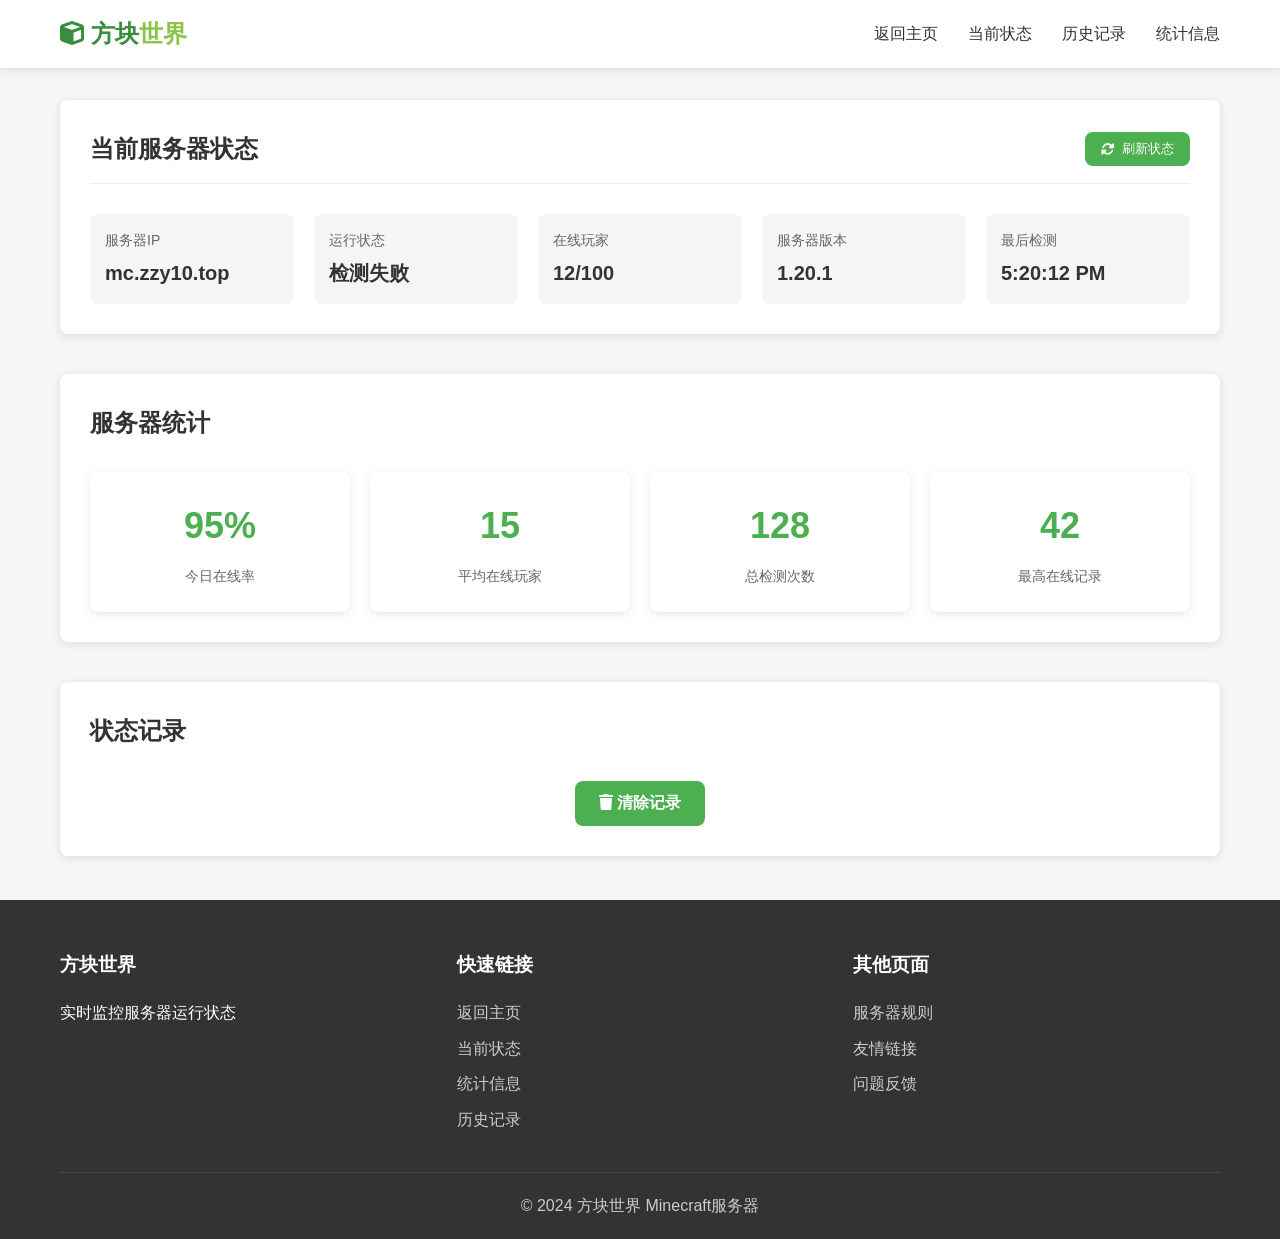
<file: server-status.html>
<!DOCTYPE html>
<html lang="zh-CN">
<head>
    <meta charset="UTF-8">
    <meta name="viewport" content="width=device-width, initial-scale=1.0">
    <title>服务器状态 | 方块世界</title>
    <link rel="stylesheet" href="common.css">
    <link rel="stylesheet" href="https://cdnjs.cloudflare.com/ajax/libs/font-awesome/6.0.0/css/all.min.css">
    <style>
        .status-page {
            padding-top: 100px;
            min-height: 100vh;
            background: linear-gradient(rgba(245,245,245,0.9), rgba(245,245,245,0.9));
        }
        
        .current-status {
            background: white;
            border-radius: var(--radius);
            padding: 30px;
            box-shadow: var(--shadow);
            margin-bottom: 40px;
        }
        
        .status-header {
            display: flex;
            justify-content: space-between;
            align-items: center;
            margin-bottom: 30px;
            padding-bottom: 15px;
            border-bottom: 1px solid #eee;
        }
        
        .refresh-btn {
            background: var(--primary);
            color: white;
            border: none;
            padding: 8px 16px;
            border-radius: var(--radius);
            cursor: pointer;
            display: flex;
            align-items: center;
            gap: 8px;
        }
        
        .status-details {
            display: grid;
            grid-template-columns: repeat(auto-fit, minmax(200px, 1fr));
            gap: 20px;
        }
        
        .detail-item {
            padding: 15px;
            background: var(--bg);
            border-radius: var(--radius);
        }
        
        .detail-label {
            font-size: 14px;
            color: var(--text-light);
            margin-bottom: 5px;
        }
        
        .detail-value {
            font-size: 20px;
            font-weight: 600;
        }
        
        .status-history {
            background: white;
            border-radius: var(--radius);
            padding: 30px;
            box-shadow: var(--shadow);
            margin-bottom: 40px;
        }
        
        .log-list {
            margin-top: 20px;
        }
        
        .log-item {
            padding: 15px;
            border-bottom: 1px solid #eee;
            display: flex;
            justify-content: space-between;
            align-items: center;
        }
        
        .log-item:last-child {
            border-bottom: none;
        }
        
        .log-time {
            color: var(--text-light);
            font-size: 14px;
        }
        
        .log-status {
            padding: 4px 12px;
            border-radius: 20px;
            font-size: 12px;
            font-weight: 600;
        }
        
        .status-online-badge {
            background: #4CAF50;
            color: white;
        }
        
        .status-offline-badge {
            background: #f44336;
            color: white;
        }
        
        .stats-grid {
            display: grid;
            grid-template-columns: repeat(auto-fit, minmax(250px, 1fr));
            gap: 20px;
            margin-top: 30px;
        }
        
        .stat-card {
            background: white;
            border-radius: var(--radius);
            padding: 25px;
            box-shadow: var(--shadow);
            text-align: center;
        }
        
        .stat-value {
            font-size: 36px;
            font-weight: 700;
            color: var(--primary);
            margin-bottom: 10px;
        }
        
        .stat-label {
            color: var(--text-light);
            font-size: 14px;
        }
        
        @media (max-width: 768px) {
            .status-details {
                grid-template-columns: 1fr;
            }
            
            .status-header {
                flex-direction: column;
                gap: 15px;
                align-items: flex-start;
            }
            
            .stats-grid {
                grid-template-columns: 1fr;
            }
        }
    </style>
</head>
<body>
    <!-- 导航栏 -->
    <header id="main-header">
        <div class="container">
            <nav>
                <a href="index.html" class="logo">
                    <i class="fas fa-cube"></i> 方块<span>世界</span>
                </a>
                <ul class="nav-links" id="navLinks">
                    <li><a href="index.html">返回主页</a></li>
                    <li><a href="#current">当前状态</a></li>
                    <li><a href="#history">历史记录</a></li>
                    <li><a href="#stats">统计信息</a></li>
                </ul>
                <div class="mobile-menu" id="mobileMenu">
                    <i class="fas fa-bars"></i>
                </div>
            </nav>
        </div>
    </header>

    <main class="status-page">
        <div class="container">
            <!-- 当前状态 -->
            <section id="current" class="current-status">
                <div class="status-header">
                    <h2>当前服务器状态</h2>
                    <button class="refresh-btn" onclick="refreshStatus()">
                        <i class="fas fa-sync-alt"></i> 刷新状态
                    </button>
                </div>
                
                <div class="status-details">
                    <div class="detail-item">
                        <div class="detail-label">服务器IP</div>
                        <div class="detail-value">mc.zzy10.top</div>
                    </div>
                    
                    <div class="detail-item">
                        <div class="detail-label">运行状态</div>
                        <div class="detail-value">
                            <span id="currentStatus" class="status-online">在线</span>
                        </div>
                    </div>
                    
                    <div class="detail-item">
                        <div class="detail-label">在线玩家</div>
                        <div class="detail-value" id="currentPlayers">12/100</div>
                    </div>
                    
                    <div class="detail-item">
                        <div class="detail-label">服务器版本</div>
                        <div class="detail-value" id="serverVersion">1.20.1</div>
                    </div>
                    
                    <div class="detail-item">
                        <div class="detail-label">最后检测</div>
                        <div class="detail-value" id="lastCheck">刚刚</div>
                    </div>
                </div>
            </section>

            <!-- 统计信息 -->
            <section id="stats" class="status-history">
                <h2>服务器统计</h2>
                <div class="stats-grid">
                    <div class="stat-card">
                        <div class="stat-value" id="uptimePercent">95%</div>
                        <div class="stat-label">今日在线率</div>
                    </div>
                    
                    <div class="stat-card">
                        <div class="stat-value" id="avgPlayers">15</div>
                        <div class="stat-label">平均在线玩家</div>
                    </div>
                    
                    <div class="stat-card">
                        <div class="stat-value" id="totalChecks">128</div>
                        <div class="stat-label">总检测次数</div>
                    </div>
                    
                    <div class="stat-card">
                        <div class="stat-value" id="maxPlayers">42</div>
                        <div class="stat-label">最高在线记录</div>
                    </div>
                </div>
            </section>

            <!-- 状态历史 -->
            <section id="history" class="status-history">
                <h2>状态记录</h2>
                <div class="log-list" id="statusLogs">
                    <!-- 记录会通过JS动态添加 -->
                </div>
                
                <div style="text-align: center; margin-top: 30px;">
                    <button class="btn" onclick="clearHistory()">
                        <i class="fas fa-trash"></i> 清除记录
                    </button>
                </div>
            </section>
        </div>
    </main>

    <!-- 页脚 -->
    <footer>
        <div class="container">
            <div class="footer-content">
                <div class="footer-column">
                    <h3>方块世界</h3>
                    <p>实时监控服务器运行状态</p>
                </div>
                <div class="footer-column">
                    <h3>快速链接</h3>
                    <ul class="footer-links">
                        <li><a href="index.html">返回主页</a></li>
                        <li><a href="#current">当前状态</a></li>
                        <li><a href="#stats">统计信息</a></li>
                        <li><a href="#history">历史记录</a></li>
                    </ul>
                </div>
                <div class="footer-column">
                    <h3>其他页面</h3>
                    <ul class="footer-links">
                        <li><a href="rules.html">服务器规则</a></li>
                        <li><a href="friend-links.html">友情链接</a></li>
                        <li><a href="github-issue.html">问题反馈</a></li>
                    </ul>
                </div>
            </div>
            <div class="copyright">
                <p>&copy; 2024 方块世界 Minecraft服务器</p>
            </div>
        </div>
    </footer>

    <script>
        // 移动端菜单
        document.getElementById('mobileMenu').addEventListener('click', function() {
            document.getElementById('navLinks').classList.toggle('active');
        });
        
        // 服务器状态检测
        async function checkServerStatus() {
            const statusEl = document.getElementById('currentStatus');
            const playersEl = document.getElementById('currentPlayers');
            const versionEl = document.getElementById('serverVersion');
            const lastCheckEl = document.getElementById('lastCheck');
            
            // 显示加载状态
            statusEl.textContent = '检测中...';
            statusEl.className = '';
            
            try {
                const response = await fetch('https://api.mcsrvstat.us/2/mc.zzy10.top');
                const data = await response.json();
                
                // 更新显示
                if (data.online) {
                    statusEl.textContent = '在线';
                    statusEl.className = 'status-online';
                    playersEl.textContent = (data.players?.online || 0) + '/100';
                    versionEl.textContent = data.version || '1.20.1';
                } else {
                    statusEl.textContent = '离线';
                    statusEl.className = 'status-offline';
                    playersEl.textContent = '0/100';
                    versionEl.textContent = '未知';
                }
                
                // 更新时间
                const now = new Date();
                lastCheckEl.textContent = now.toLocaleTimeString();
                
                // 记录到历史
                addStatusLog(data.online, data.players?.online || 0);
                
            } catch (error) {
                statusEl.textContent = '检测失败';
                statusEl.className = 'status-offline';
                lastCheckEl.textContent = new Date().toLocaleTimeString();
            }
        }
        
        // 添加状态记录
        function addStatusLog(isOnline, playerCount) {
            const logList = document.getElementById('statusLogs');
            const time = new Date().toLocaleTimeString();
            
            const logItem = document.createElement('div');
            logItem.className = 'log-item';
            logItem.innerHTML = `
                <div>
                    <strong>${time}</strong>
                    <div style="font-size: 12px; color: #666; margin-top: 4px;">
                        玩家: ${playerCount}/100
                    </div>
                </div>
                <span class="log-status ${isOnline ? 'status-online-badge' : 'status-offline-badge'}">
                    ${isOnline ? '在线' : '离线'}
                </span>
            `;
            
            // 添加到列表顶部
            logList.insertBefore(logItem, logList.firstChild);
            
            // 限制记录数量
            const items = logList.querySelectorAll('.log-item');
            if (items.length > 20) {
                logList.removeChild(items[items.length - 1]);
            }
        }
        
        // 刷新状态
        function refreshStatus() {
            const btn = document.querySelector('.refresh-btn');
            btn.innerHTML = '<i class="fas fa-spinner fa-spin"></i> 检测中';
            btn.disabled = true;
            
            checkServerStatus().finally(() => {
                setTimeout(() => {
                    btn.innerHTML = '<i class="fas fa-sync-alt"></i> 刷新状态';
                    btn.disabled = false;
                }, 1000);
            });
        }
        
        // 清除历史记录
        function clearHistory() {
            if (confirm('确定要清除所有状态记录吗？')) {
                document.getElementById('statusLogs').innerHTML = '';
            }
        }
        
        // 模拟统计数据
        function updateStats() {
            // 这些是模拟数据，实际应用中应该从服务器获取
            document.getElementById('uptimePercent').textContent = '95%';
            document.getElementById('avgPlayers').textContent = '15';
            document.getElementById('totalChecks').textContent = '128';
            document.getElementById('maxPlayers').textContent = '42';
        }
        
        // 页面加载时初始化
        window.addEventListener('load', () => {
            checkServerStatus();
            updateStats();
            
            // 每30秒自动刷新一次
            setInterval(checkServerStatus, 30000);
        });
    </script>
</body>
</html>
</file>
<file: common.css>
/* common.css - 极简基础样式 */
:root {
    --primary: #4CAF50;
    --primary-dark: #388E3C;
    --primary-light: #C8E6C9;
    --accent: #8BC34A;
    --text: #333333;
    --text-light: #666666;
    --bg: #f5f5f5;
    --white: #ffffff;
    --shadow: 0 2px 8px rgba(0,0,0,0.1);
    --radius: 8px;
}

* {
    margin: 0;
    padding: 0;
    box-sizing: border-box;
}

body {
    font-family: 'Segoe UI', Tahoma, Geneva, Verdana, sans-serif;
    color: var(--text);
    background: var(--bg);
    line-height: 1.6;
}

.container {
    width: 100%;
    max-width: 1200px;
    margin: 0 auto;
    padding: 0 20px;
}

/* 导航栏 */
header {
    background: var(--white);
    box-shadow: var(--shadow);
    position: fixed;
    width: 100%;
    top: 0;
    z-index: 1000;
    padding: 15px 0;
}

nav {
    display: flex;
    justify-content: space-between;
    align-items: center;
}

.logo {
    font-size: 24px;
    font-weight: 700;
    color: var(--primary-dark);
    text-decoration: none;
}

.logo span {
    color: var(--accent);
}

.nav-links {
    display: flex;
    list-style: none;
    gap: 30px;
}

.nav-links a {
    color: var(--text);
    text-decoration: none;
    font-weight: 500;
    transition: color 0.3s;
}

.nav-links a:hover {
    color: var(--primary);
}

.mobile-menu {
    display: none;
    font-size: 24px;
    cursor: pointer;
    color: var(--text);
}

/* 按钮 */
.btn {
    display: inline-block;
    padding: 12px 24px;
    background: var(--primary);
    color: white;
    border: none;
    border-radius: var(--radius);
    font-size: 16px;
    font-weight: 600;
    text-decoration: none;
    cursor: pointer;
    transition: background 0.3s;
}

.btn:hover {
    background: var(--primary-dark);
}

.btn-secondary {
    background: transparent;
    border: 2px solid var(--primary);
    color: var(--primary);
}

.btn-secondary:hover {
    background: var(--primary-light);
}

/* 页脚 */
footer {
    background: var(--text);
    color: white;
    padding: 50px 0 20px;
}

.footer-content {
    display: grid;
    grid-template-columns: repeat(auto-fit, minmax(200px, 1fr));
    gap: 30px;
    margin-bottom: 30px;
}

.footer-column h3 {
    color: white;
    margin-bottom: 20px;
}

.footer-links {
    list-style: none;
}

.footer-links li {
    margin-bottom: 10px;
}

.footer-links a {
    color: #ccc;
    text-decoration: none;
    transition: color 0.3s;
}

.footer-links a:hover {
    color: white;
}

.copyright {
    text-align: center;
    padding-top: 20px;
    border-top: 1px solid rgba(255,255,255,0.1);
    color: #ccc;
}

/* 响应式 */
@media (max-width: 768px) {
    .nav-links {
        display: none;
        position: fixed;
        top: 60px;
        left: 0;
        width: 100%;
        background: var(--white);
        flex-direction: column;
        padding: 20px;
        box-shadow: var(--shadow);
    }
    
    .nav-links.active {
        display: flex;
    }
    
    .mobile-menu {
        display: block;
    }
    
    .footer-content {
        grid-template-columns: 1fr;
    }
}
</file>
